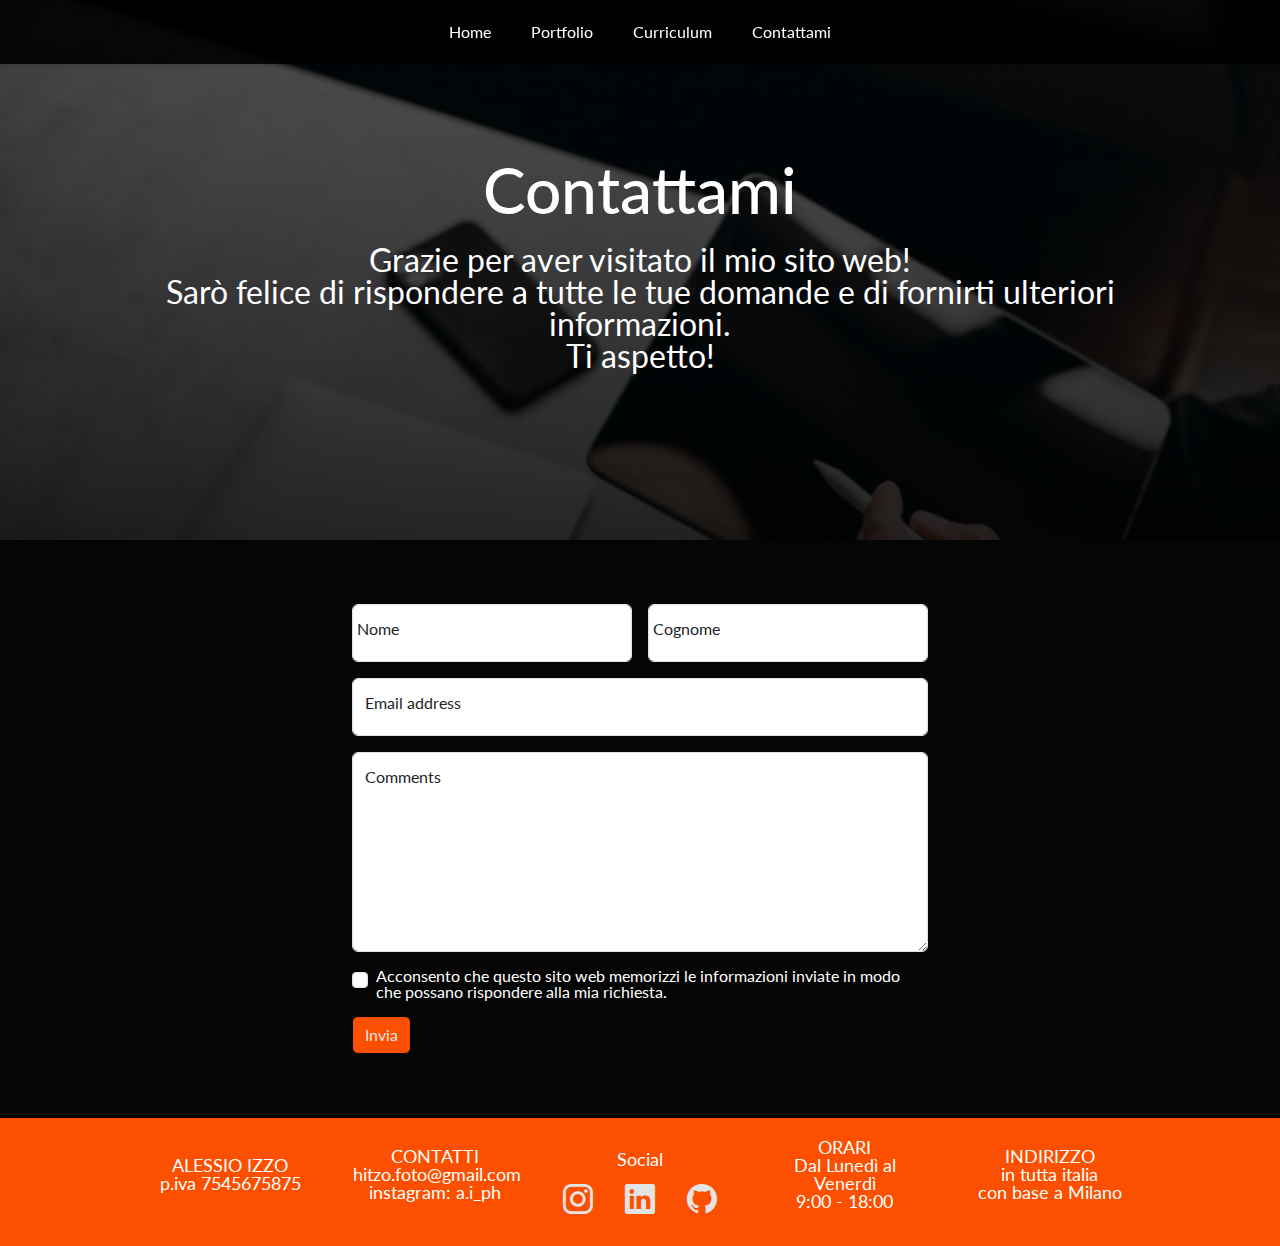
<file: contattami.html>
<!DOCTYPE html>
<html lang="en">
  <head>
    <meta charset="UTF-8">
    <meta name="viewport" content="width=device-width, initial-scale=1.0">
    <title>Contattami</title>
    <link rel="icon" href="assets/img/Favicon-logo-AI-16x16.png" sizes="16x16" type="image/png">
    <link rel="icon" href="assets/img/favicon-logo-AI-32x32.png" sizes="32x32" type="image/png">
    <link rel="icon" href="assets/img/favicon-logo-AI-48x48.png" sizes="48x48" type="image/png">

    <meta property="og:title" content="Portfolio Alessio Izzo" />
    <meta property="og:description" content="Alessio Izzo Fotografo - web developer" />
    <meta property="og:image" content="assets/img/logo-Alessio-Izzo" />
    <meta property="og:url" content="https://Alessiozzo.com/contattami" />
    <meta property="og:type" content="website"/>

    <link href="https://cdn.jsdelivr.net/npm/bootstrap@5.3.3/dist/css/bootstrap.min.css" rel="stylesheet" integrity="sha384-QWTKZyjpPEjISv5WaRU9OFeRpok6YctnYmDr5pNlyT2bRjXh0JMhjY6hW+ALEwIH" crossorigin="anonymous">
    <link rel="stylesheet" href="assets/sass/contattami/contattami-style.css">
    <link rel="preconnect" href="https://fonts.googleapis.com">
    <link rel="preconnect" href="https://fonts.gstatic.com" crossorigin>
    <link href="https://fonts.googleapis.com/css2?family=Lato:ital,wght@0,100;0,300;0,400;0,700;0,900;1,100;1,300;1,400;1,700;1,900&display=swap" rel="stylesheet">
    <link rel="stylesheet" href="https://cdn.jsdelivr.net/npm/bootstrap-icons@1.11.3/font/bootstrap-icons.min.css">
</head>
<body>
  <!--navbar --> 
  <header class="header">
    <a href="" class="header__logo" >AI </a>
    <input class="menu__btn" id="menu__btn" type="checkbox">
    <label for="menu__btn" class="menu__icon">
      <span class="nav__icon"></span>
    </label>
    <ul class="header__menu">
      <li > <a class="header__link" href="index.html">Home</a></li>
      <li > <a class="header__link" href="portfolio.html">Portfolio</a>  </li>
      <li > <a class="header__link" href="curriculum-vitae.html">Curriculum</a></li>
      <li > <a class="header__link" href="contattami.html">Contattami</a></li>
    </ul>
  </header>

<!--hero cover -->
  <div class="hero-cover">
      <div class="hero-cover__text">
        <h1>Contattami</h1>
        <p>Grazie per aver visitato il mio sito web! <br> 
          Sarò felice di rispondere a tutte le tue domande e di fornirti ulteriori informazioni. <br> Ti aspetto!</p>
      </div>
  </div>

<!--form -->
  <form class="form">
    <div class="form__text ">
      <div class="row g-3">
        <div class="col-6 form-floating mb-3">
          <input type="text" class="form-control" placeholder="Nome" aria-label="First name">
          <label for="First name" class="form-label">Nome</label>
        </div>
        <div class="col-6 form-floating">
          <input type="text" class="form-control" placeholder="Cognome" aria-label="Last name">
          <label for="last name" class="form-label">Cognome</label>
        </div>
      </div>
        <div class="mb-3 form-floating">
          <input type="email" class="form-control" id="exampleInputEmail1" placeholder="Email">
          <label for="exampleInputEmail1" class="form-label">Email address</label>
        </div>
  
        <div class="form-floating mb-3 ">
          <textarea class="form-control" placeholder="Leave a comment here" id="floatingTextarea" style="height: 200px;" ></textarea>
          <label for="floatingTextarea">Comments</label>
        </div>
      </div> 
    
      <div class="col-12">
        <div class="form-check mb-3">
          <input class="form-check-input" type="checkbox" value="" id="invalidCheck" required>
          <label class="form-check-label" for="invalidCheck">
            Acconsento che questo sito web memorizzi le informazioni inviate in modo che possano rispondere alla mia richiesta.
          </label>
          <div class="invalid-feedback">
            seleziona questa casella se intendi procedere
          </div>
        </div>
      </div>
      <div class="col-12">
        <button class="btn btn-primary" type="submit">Invia</button>
      </div>
    </form>

  
<!--footer -->
<footer class="footer grid">
    
  <div class="footer__text col-20">
    <p> ALESSIO IZZO <br> p.iva 7545675875 </p>
  </div>

  <div class="footer__text col-20">
    <p> CONTATTI <br> hitzo.foto@gmail.com <br> instagram: a.i_ph </p>
  </div>

  <div class="footer__text col-20">
    <p> Social</p>
    <div class="footer__icon__social" >
      <div class="social__icon">
        <a href="https://www.instagram.com/i.a_ph/"> <i class="bi bi-instagram "></i></a>
      </div>

      <div class="social__icon">
        <a href="https://www.linkedin.com/in/alessio-izzo-a59869208/"> <i class="bi bi-linkedin "></i> </a>
      </div>

      <div class="social__icon">
        <a href="https://github.com/Alessio-Izzo-7"> <i class="bi bi-github " ></i> </a>
      </div>
    </div>
  </div>

  <div class="footer__text col-20">
    <p> ORARI <br> Dal Lunedì al Venerdì <br> 9:00 - 18:00 </p>
  </div>

  <div class="footer__text col-20">
    <p> INDIRIZZO <br> in tutta italia <br> con base a Milano </p>
  </div>
</footer>

</body>
</html>
</file>
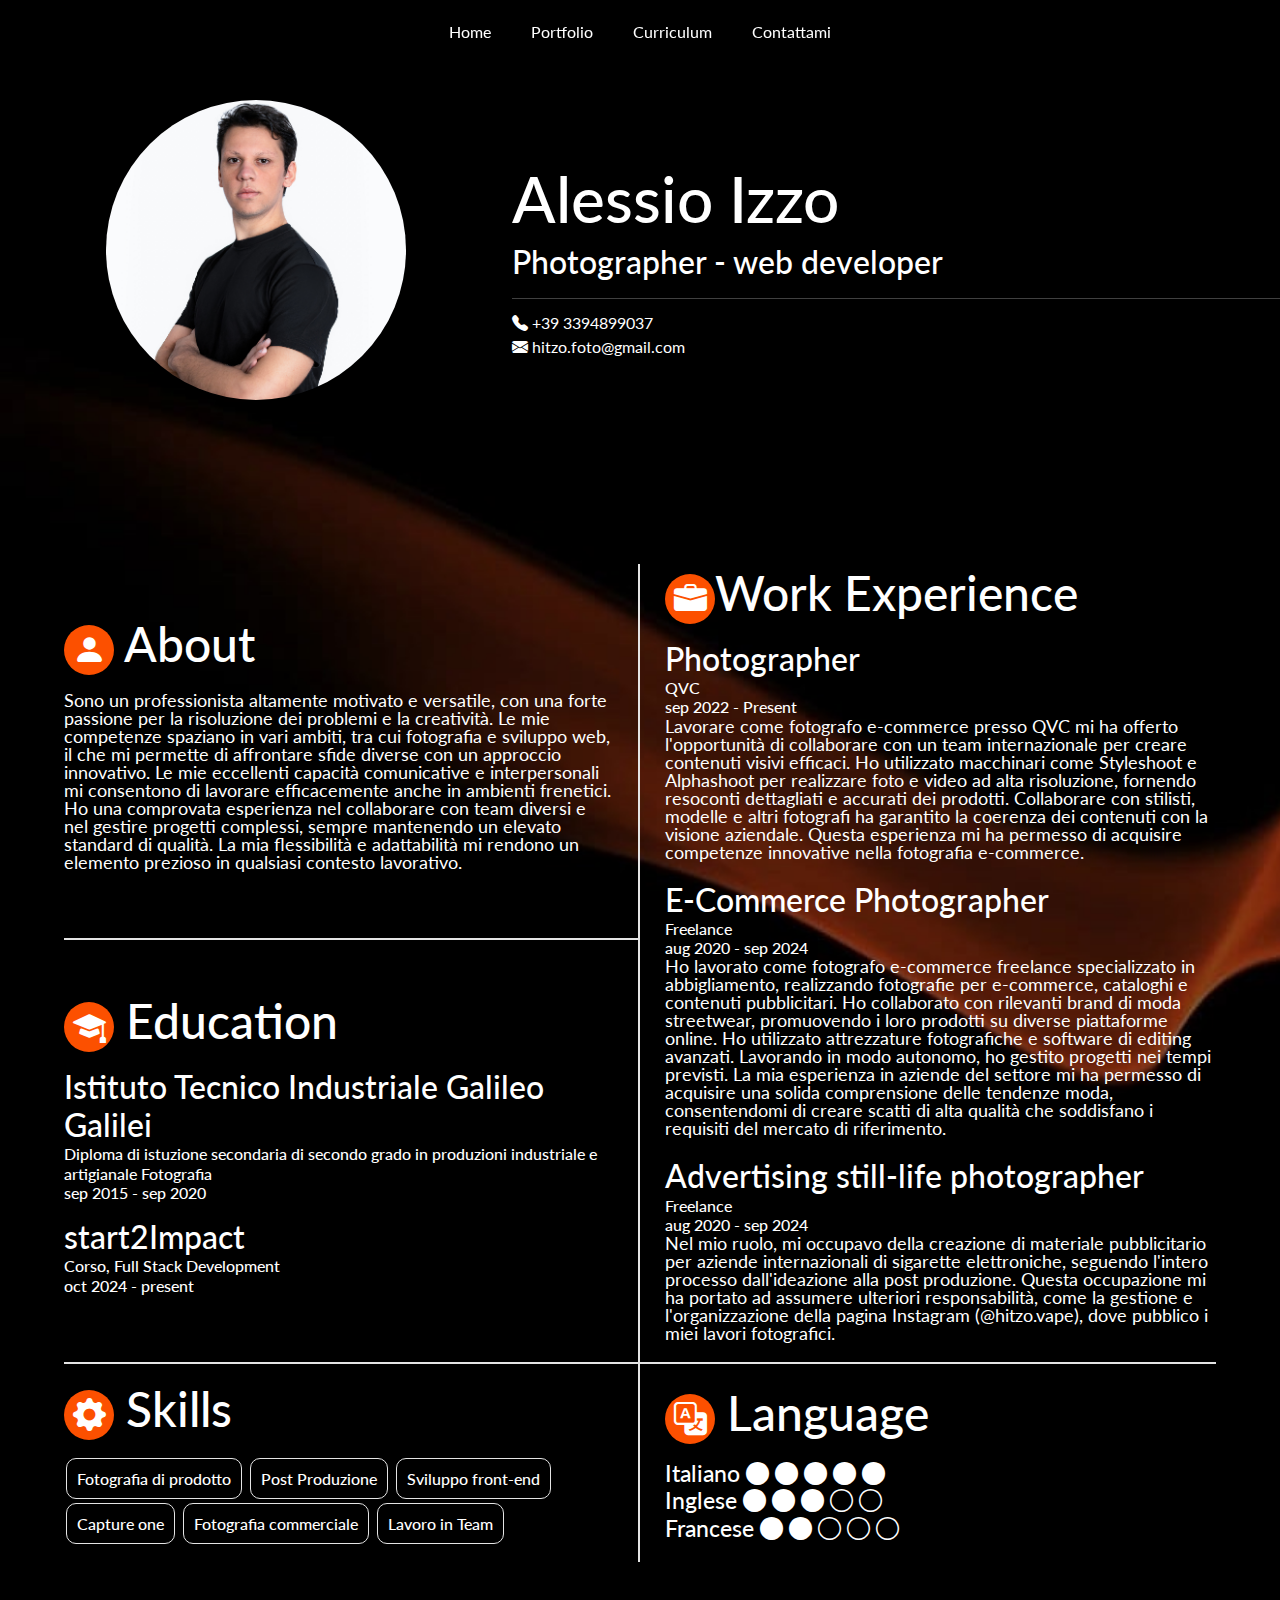
<file: curriculum-vitae.html>
<!DOCTYPE html>
<html lang="en">
<head>
    <meta charset="utf-8">
    <meta name="viewport" content="width=device-width, initial-scale=1">
    <title>Alessio Izzo</title>
    <link rel="icon" href="assets/img/Favicon-logo-AI-16x16.png" sizes="16x16" type="image/png">
    <link rel="icon" href="assets/img/favicon-logo-AI-32x32.png" sizes="32x32" type="image/png">
    <link rel="icon" href="assets/img/favicon-logo-AI-48x48.png" sizes="48x48" type="image/png">

    <meta property="og:title" content="Portfolio Alessio Izzo" />
    <meta property="og:description" content="Alessio Izzo Fotografo - web developer" />
    <meta property="og:image" content="assets/img/logo-Alessio-Izzo" />
    <meta property="og:url" content="https://Alessiozzo.com/Curriculum-vitae" />
    <meta property="og:type" content="website"/>

    <link href="https://cdn.jsdelivr.net/npm/bootstrap@5.3.3/dist/css/bootstrap.min.css" rel="stylesheet" integrity="sha384-QWTKZyjpPEjISv5WaRU9OFeRpok6YctnYmDr5pNlyT2bRjXh0JMhjY6hW+ALEwIH" crossorigin="anonymous">
    <link rel="stylesheet" href="assets/sass/curriculum-vitae/curriculum-style.css">
    <link rel="preconnect" href="https://fonts.googleapis.com">
  <link rel="preconnect" href="https://fonts.gstatic.com" crossorigin>
  <link href="https://fonts.googleapis.com/css2?family=Lato:ital,wght@0,100;0,300;0,400;0,700;0,900;1,100;1,300;1,400;1,700;1,900&display=swap" rel="stylesheet">
  <link rel="stylesheet" href="https://cdn.jsdelivr.net/npm/bootstrap-icons@1.11.3/font/bootstrap-icons.min.css">
</head>
<body>

  <!--navbar --> 
  <header class="header">
    <a href="" class="header__logo" >AI </a>
    <input class="menu__btn" id="menu__btn" type="checkbox">
    <label for="menu__btn" class="menu__icon">
      <span class="nav__icon"></span>
    </label>
    <ul class="header__menu">
      <li > <a class="header__link" href="index.html">Home</a></li>
      <li > <a class="header__link" href="portfolio.html">Portfolio</a></li>
      <li > <a class="header__link" href="curriculum-vitae.html">Curriculum</a></li>
      <li > <a class="header__link" href="contattami.html">Contattami</a></li>
    </ul>
  </header>

   <!--Name curriculum --> 
    <div class="name">
        <div class="name__img">
        </div>
        <div class="name__text">
            <h1>Alessio Izzo</h1>
            <h3>Photographer - web developer</h5>
            <hr>
            <span  id="phone"> <i class="bi bi-telephone-fill"></i>  +39 3394899037 </span>
            <span id="mail"> <i class="bi bi-envelope-fill"></i>  hitzo.foto@gmail.com </span>
        </div>
    </div>

     <!--infomation curriculum --> 
  <div class="information">

      <div class="abaut">
        <h2> <span class="information-icon"><i class="bi bi-person-fill"></i></span> About </h2>
        <p>Sono un professionista altamente motivato e versatile, con una forte passione per la risoluzione dei problemi e la creatività. Le mie competenze spaziano in vari ambiti, tra cui fotografia e sviluppo web, il che mi permette di affrontare sfide diverse con un approccio innovativo. Le mie eccellenti capacità comunicative e interpersonali mi consentono di lavorare efficacemente anche in ambienti frenetici. Ho una comprovata esperienza nel collaborare con team diversi e nel gestire progetti complessi, sempre mantenendo un elevato standard di qualità. La mia flessibilità e adattabilità mi rendono un elemento prezioso in qualsiasi contesto lavorativo.</p>
      </div>

      <div class="work-experience">
        <h2><span class="information-icon"><i class="bi bi-briefcase-fill"></i></span>Work Experience</h2>

        <h3>Photographer</h3>
        <h4>QVC <br> sep 2022 - Present </h4>
        <p>Lavorare come fotografo e-commerce presso QVC mi ha offerto l'opportunità di collaborare con un team internazionale per creare contenuti visivi efficaci. Ho utilizzato macchinari come Styleshoot e Alphashoot per realizzare foto e video ad alta risoluzione, fornendo resoconti dettagliati e accurati dei prodotti. Collaborare con stilisti, modelle e altri fotografi ha garantito la coerenza dei contenuti con la visione aziendale. Questa esperienza mi ha permesso di acquisire competenze innovative nella fotografia e-commerce.</p>

        <h3> E-Commerce Photographer</h3>
        <h4>Freelance <br> aug 2020 - sep 2024 </h4>
        <p>Ho lavorato come fotografo e-commerce freelance specializzato in abbigliamento, realizzando fotografie per e-commerce, cataloghi e contenuti pubblicitari. Ho collaborato con rilevanti brand di moda streetwear, promuovendo i loro prodotti su diverse piattaforme online. Ho utilizzato attrezzature fotografiche e software di editing avanzati. Lavorando in modo autonomo, ho gestito progetti nei tempi previsti. La mia esperienza in aziende del settore mi ha permesso di acquisire una solida comprensione delle tendenze moda, consentendomi di creare scatti di alta qualità che soddisfano i requisiti del mercato di riferimento.</p>

        <h3> Advertising still-life photographer</h3>
        <h4>Freelance <br> aug 2020 - sep 2024 </h4>
        <p>Nel mio ruolo, mi occupavo della creazione di materiale pubblicitario per aziende internazionali di sigarette elettroniche, seguendo l'intero processo dall'ideazione alla post produzione. Questa occupazione mi ha portato ad assumere ulteriori responsabilità, come la gestione e l'organizzazione della pagina Instagram (@hitzo.vape), dove pubblico i miei lavori fotografici.</p>
        
      </div>

    <div class="education">

        <h2> <span class="information-icon"> <i class="bi bi-mortarboard-fill"> </i></span></i> Education </h2>

        <h3> Istituto Tecnico Industriale Galileo Galilei</h3>
        <h4>Diploma di istuzione secondaria di secondo grado in produzioni industriale e artigianale Fotografia<br> sep 2015 - sep 2020 </h4>

        <h3> start2Impact</h3>
        <h4>Corso, Full Stack Development <br> oct 2024 - present </h4>
    
    </div>

      <div class="skills">
        <h2> <span class="information-icon"><i class="bi bi-gear-fill"></i></i></span> Skills </h2>

        <h4> Fotografia di prodotto </h4>
        <h4> Post Produzione </h4>
        <h4> Sviluppo front-end </h4>
        <h4> Capture one </h4>
        <h4> Fotografia commerciale </h4>
        <h4> Lavoro in Team </h4>
      </div>

      <div class="language">
        <h2> <span class="information-icon"><i class="bi bi-translate"></i></i></span> Language </h2>
        <h4>Italiano
          <i class="bi bi-circle-fill"></i>
          <i class="bi bi-circle-fill"></i>
          <i class="bi bi-circle-fill"></i>
          <i class="bi bi-circle-fill"></i>
          <i class="bi bi-circle-fill"></i>
        </h4>
        <h4>Inglese
          <i class="bi bi-circle-fill"></i>
          <i class="bi bi-circle-fill"></i>
          <i class="bi bi-circle-fill"></i>
          <i class="bi bi-circle"></i>
          <i class="bi bi-circle"></i>
        </h4>
        <h4>Francese
          <i class="bi bi-circle-fill"></i>
          <i class="bi bi-circle-fill"></i>
          <i class="bi bi-circle"></i>
          <i class="bi bi-circle"></i>
          <i class="bi bi-circle"></i>
        </h4>


      </div>
  </div>

</body>
</html>
</file>
<file: assets/sass/contattami/contattami-style.css>
/*utilities*/
.img-res {
  height: auto;
  width: 100%;
}

.pt-1 {
  padding-top: 10px;
}

.pt-2 {
  padding-top: 20px;
}

.pt-3 {
  padding-top: 60px;
}

.pb-1 {
  padding-bottom: 10px;
}

.pb-2 {
  padding-bottom: 20px;
}

.pb-3 {
  padding-bottom: 60px;
}

.grid {
  display: flex;
  padding: 0 10%;
  flex-wrap: wrap;
}

.col-50,
.col-33,
.col-60,
.col-40,
.col-20,
.col-25,
.col-100 {
  width: 100%;
}

@media (min-width: 768px) {
  .col-50 {
    width: 50%;
    padding: 5% 10px;
  }
  .col-33 {
    width: 33.33%;
    padding: 5% 10px;
  }
  .col-60 {
    width: 60%;
    padding: 5% 10px;
  }
  .col-40 {
    width: 40%;
    padding: 5% 10px;
  }
  .col-20 {
    width: 20%;
    padding: 5% 10px;
  }
  .col-25 {
    width: 25%;
    padding: 5% 10px;
  }
  .col-100 {
    width: 100%;
    padding: 5% 10px;
  }
  .reverse {
    flex-direction: row;
  }
}
.button {
  display: inline-block;
  background-color: #FC5000;
  color: #E4E4E4;
  padding: 15px 20px;
  border: 1px solid #050505;
}

.button:hover {
  background-color: #050505;
  color: #E4E4E4;
  border: 1px solid #FC5000;
  scale: 1.1;
}

/* Reset */
body, html {
  font-family: "Rubik", Arial, Helvetica, sans-serif;
  line-height: 1;
  font-size: 16px;
  box-sizing: border-box;
  margin: 0;
  padding: 0;
}

*, *:before, *:after {
  box-sizing: border-box;
}

h1, h2, h3, h4, h5, h6, p, ol, ul {
  margin: 0 0 1rem 0;
  padding: 0;
}

ol, ul {
  padding-left: 20px;
  line-height: 1.5;
}

img {
  height: auto;
}

h1 {
  font-size: 4rem;
}

h2 {
  font-size: 3rem;
}

h3 {
  font-size: 2rem;
}

h4 {
  font-size: 1rem;
}

h5 {
  font-size: 0.8rem;
}

h6 {
  font-size: 0.6rem;
}

a {
  text-decoration: none;
}

* {
  font-family: "Lato";
}

p {
  font-size: 18px;
  color: #fff;
}

body {
  background-color: #050505;
}

/* navbar */
.header {
  color: #E4E4E4;
  background-color: rgba(0, 0, 0, 0.9);
  box-shadow: 1px 1px 4px 0 rgba(0, 0, 0, 0.1);
  position: fixed;
  width: 100%;
  z-index: 100;
}
.header .header__logo {
  display: none;
}
.header ul {
  margin: 0;
  padding: 0;
  list-style: none;
  overflow: hidden;
}
.header ul .header__link {
  color: #fff;
  display: block;
  padding: 20px;
  text-decoration: none;
}
.header ul .header__link a {
  color: #fff;
  text-decoration: none;
}
.header ul .header__link:visited {
  color: #fff;
  text-decoration: none;
}
.header .header__logo {
  display: none;
  font-size: 25px;
  padding: 10px 20px;
}
.header .header__menu {
  clear: both;
  max-height: 0;
  transition: max-height 0.2s ease-out;
}
.header .menu__icon {
  padding: 28px 20px;
  position: relative;
  float: right;
}
.header .menu__icon .nav__icon {
  background-color: #E4E4E4;
  display: block;
  width: 18px;
  height: 2px;
  position: relative;
}
.header .menu__icon .nav__icon::before {
  background-color: #E4E4E4;
  content: "";
  display: block;
  width: 100%;
  height: 100%;
  transition: all 0.2s ease-out;
  position: absolute;
  top: 5px;
}
.header .menu__icon .nav__icon::after {
  background-color: #E4E4E4;
  content: "";
  display: block;
  width: 100%;
  height: 100%;
  transition: all 0.2s ease-out;
  position: absolute;
  top: -5px;
}
.header .menu__btn {
  display: none;
}
.header .menu__btn:checked ~ .header__menu {
  max-height: 300px;
}
.header .menu__btn:checked ~ .menu__icon .nav__icon {
  background-color: transparent;
}
.header .menu__btn:checked ~ .menu__icon .nav__icon::before {
  transform: rotate(-45deg);
  top: 0;
}
.header .menu__btn:checked ~ .menu__icon .nav__icon::after {
  transform: rotate(45deg);
  top: 0;
}

/* navbar hover */
.header__link:hover {
  background-color: #FC5000;
}

/* hero cover */
.hero-cover {
  height: 60vh;
  width: 100%;
  display: flex;
  justify-content: center;
  align-items: center;
  /* background: linear-gradient( 0 deg, rgba(100,0,0,0,0.1) 0%, rgba(0,0,0,0,1)), url(../../img/contattami-alessio-izzo.jpg); */
  background-image: linear-gradient(to top, rgb(0, 0, 0), rgba(0, 0, 0, 0.6)), url("../../img/contattami-alessio-izzo.jpg");
  background-attachment: fixed;
  background-size: cover;
}
.hero-cover .hero-cover__text {
  text-align: center;
  max-width: 1500px;
  padding: 10%;
  color: #fff;
}
.hero-cover .hero-cover__text p {
  font-size: 2rem;
}

/* form */
.form {
  padding-top: 5%;
  padding-bottom: 5%;
  width: 90%;
  margin: auto;
}
.form .form-check-label {
  color: #fff;
}
.form .btn {
  background-color: #FC5000;
  color: #E4E4E4;
  border: 1px solid #050505;
}
.form .btn:hover {
  background-color: #050505;
  color: #E4E4E4;
  border: 1px solid #FC5000;
}

/* footer */
.footer {
  width: 100% !important;
  background-color: #FC5000;
  display: flex;
  justify-content: center;
  align-items: center;
  text-align: center;
}
.footer .footer__text {
  padding: 20px;
}
.footer .footer__icon__social {
  display: grid;
  grid-template-columns: 1fr 1fr 1fr;
  gap: 20px;
}
.footer .footer__icon__social .social__icon .bi {
  font-size: 30px;
  color: #E4E4E4;
}
.footer .footer__icon__social .social__icon .bi:hover {
  color: #050505;
}

/* responsive */
@media (min-width: 768px) {
  .header li {
    float: left;
  }
  .header li a {
    margin: 0;
    padding: 0px;
  }
  .header .header__menu {
    display: flex;
    justify-content: center;
    align-items: center;
    text-align: center;
    clear: none;
    max-height: 300px;
  }
  .header .menu__icon {
    display: none;
  }
  .form {
    padding-top: 5%;
    padding-bottom: 5%;
    width: 45%;
    margin: auto;
  }
}/*# sourceMappingURL=contattami-style.css.map */
</file>
<file: assets/sass/curriculum-vitae/curriculum-style.css>
/*utilities*/
.img-res {
  height: auto;
  width: 100%;
}

.pt-1 {
  padding-top: 10px;
}

.pt-2 {
  padding-top: 20px;
}

.pt-3 {
  padding-top: 60px;
}

.pb-1 {
  padding-bottom: 10px;
}

.pb-2 {
  padding-bottom: 20px;
}

.pb-3 {
  padding-bottom: 60px;
}

.grid {
  display: flex;
  padding: 0 10%;
  flex-wrap: wrap;
}

.col-50,
.col-33,
.col-60,
.col-40,
.col-20,
.col-25,
.col-100 {
  width: 100%;
}

@media (min-width: 768px) {
  .col-50 {
    width: 50%;
    padding: 5% 10px;
  }
  .col-33 {
    width: 33.33%;
    padding: 5% 10px;
  }
  .col-60 {
    width: 60%;
    padding: 5% 10px;
  }
  .col-40 {
    width: 40%;
    padding: 5% 10px;
  }
  .col-20 {
    width: 20%;
    padding: 5% 10px;
  }
  .col-25 {
    width: 25%;
    padding: 5% 10px;
  }
  .col-100 {
    width: 100%;
    padding: 5% 10px;
  }
  .reverse {
    flex-direction: row;
  }
}
.button {
  display: inline-block;
  background-color: #FC5000;
  color: #E4E4E4;
  padding: 15px 20px;
  border: 1px solid #050505;
}

.button:hover {
  background-color: #050505;
  color: #E4E4E4;
  border: 1px solid #FC5000;
  scale: 1.1;
}

/* Reset */
body, html {
  font-family: "Rubik", Arial, Helvetica, sans-serif;
  line-height: 1;
  font-size: 16px;
  box-sizing: border-box;
  margin: 0;
  padding: 0;
}

*, *:before, *:after {
  box-sizing: border-box;
}

h1, h2, h3, h4, h5, h6, p, ol, ul {
  margin: 0 0 1rem 0;
  padding: 0;
}

ol, ul {
  padding-left: 20px;
  line-height: 1.5;
}

img {
  height: auto;
}

h1 {
  font-size: 4rem;
}

h2 {
  font-size: 3rem;
}

h3 {
  font-size: 2rem;
}

h4 {
  font-size: 1rem;
}

h5 {
  font-size: 0.8rem;
}

h6 {
  font-size: 0.6rem;
}

a {
  text-decoration: none;
}

* {
  font-family: "Lato";
  color: white;
}

p {
  font-size: 18px;
}

body {
  background-image: url(../../img/sfondo-curriculum-Alessio-Izzo.jpg);
  background-repeat: no-repeat;
  background-size: cover;
}

/* navbar */
.header {
  color: #E4E4E4;
  background-color: rgb(0, 0, 0);
  box-shadow: 1px 1px 4px 0 rgba(0, 0, 0, 0.1);
  position: fixed;
  width: 100%;
  z-index: 100;
}
.header ul {
  margin: 0;
  padding: 0;
  list-style: none;
  overflow: hidden;
}
.header ul .header__link {
  color: #fff;
  display: block;
  padding: 20px;
  text-decoration: none;
}
.header ul .header__link a {
  color: #fff;
  text-decoration: none;
}
.header ul .header__link:visited {
  color: #fff;
  text-decoration: none;
}
.header .header__logo {
  display: none;
  font-size: 25px;
  padding: 10px 20px;
}
.header .header__menu {
  clear: both;
  max-height: 0;
  transition: max-height 0.2s ease-out;
}
.header .menu__icon {
  padding: 28px 20px;
  position: relative;
  float: right;
}
.header .menu__icon .nav__icon {
  background-color: #E4E4E4;
  display: block;
  width: 18px;
  height: 2px;
  position: relative;
}
.header .menu__icon .nav__icon::before {
  background-color: #E4E4E4;
  content: "";
  display: block;
  width: 100%;
  height: 100%;
  transition: all 0.2s ease-out;
  position: absolute;
  top: 5px;
}
.header .menu__icon .nav__icon::after {
  background-color: #E4E4E4;
  content: "";
  display: block;
  width: 100%;
  height: 100%;
  transition: all 0.2s ease-out;
  position: absolute;
  top: -5px;
}
.header .menu__btn {
  display: none;
}
.header .menu__btn:checked ~ .header__menu {
  max-height: 300px;
}
.header .menu__btn:checked ~ .menu__icon .nav__icon {
  background-color: transparent;
}
.header .menu__btn:checked ~ .menu__icon .nav__icon::before {
  transform: rotate(-45deg);
  top: 0;
}
.header .menu__btn:checked ~ .menu__icon .nav__icon::after {
  transform: rotate(45deg);
  top: 0;
}

/* navbar hover */
.header__link:hover {
  background-color: #FC5000;
}

/* Name curriculum */
.name {
  margin-top: 5%;
  height: 500px;
  display: grid;
  grid-template-columns: 1fr;
  grid-template-rows: 2;
  margin: auto 5%;
  padding-top: 80px;
  margin-bottom: 80px;
}
.name .name__img {
  width: 300px;
  height: 300px;
  grid-column: 1;
  grid-row: 1;
  background-color: red;
  border-radius: 50%;
  background-image: url(../../img/Chi-Sono-Alessio-Izzo.jpg);
  background-position: center;
  background-size: cover;
  margin: auto;
}
.name .name__text {
  grid-column: 1;
  grid-row: 2;
  place-items: center;
}
.name .name__text h1 {
  font-size: 3rem;
  margin-top: 16px;
  margin-bottom: 5px;
}
.name .name__text h3 {
  font-size: 1.5rem;
  margin-top: 0px;
  margin-bottom: 8px;
}
.name .name__text hr {
  display: none;
}
.name .name__text #phone {
  display: block;
  margin-bottom: 8px;
}

/* information curriculum */
.information {
  width: 100%;
  display: grid;
  grid-template-columns: 1fr;
  grid-template-rows: repeat(6 50vh);
  padding: 5%;
}
.information .abaut {
  grid-column: 1;
  grid-row: 1;
  border-right: 0;
  border-bottom: 2px solid #E4E4E4;
  padding-left: 0;
}
.information .work-experience {
  grid-column: 1;
  grid-row: 2/4;
  border-bottom: 2px solid #E4E4E4;
}
.information .education {
  grid-column: 1;
  grid-row: 4;
  border-right: 0;
  border-bottom: 2px solid #E4E4E4;
}
.information .education h4 {
  margin-bottom: 16px;
}
.information .skills {
  padding-top: 16px;
  padding-bottom: 16px;
  grid-column: 1;
  grid-row: 5;
  border-bottom: 2px solid #E4E4E4;
}
.information .skills h4 {
  display: inline-block;
  border: 1.5px solid #E4E4E4;
  border-radius: 10px;
  padding: 10px;
  margin: 2px;
}
.information .language {
  grid-column: 1;
  grid-row: 6;
  padding: 10px;
}
.information h3, .information h4, .information h5 {
  margin: 0;
}
.information .information-icon {
  background-color: #FC5000;
  border-radius: 50%;
  width: 50px;
  height: 50px;
  margin: 0;
  display: inline-flex;
  align-items: center;
  justify-content: center;
}
.information .information-icon .bi {
  font-size: 33px;
}

/* responsive */
@media (min-width: 768px) {
  .header {
    background-color: rgba(0, 0, 0, 0.9);
  }
  .header li {
    float: left;
  }
  .header li a {
    margin: 0;
    padding: 0px;
  }
  .header .header__menu {
    display: flex;
    justify-content: center;
    align-items: center;
    text-align: center;
    clear: none;
    max-height: 300px;
  }
  .header .menu__icon {
    display: none;
  }
  .name {
    grid-template-columns: 2fr 3fr;
    grid-template-rows: 1;
    padding: 0;
    margin: 0;
  }
  .name .name__text {
    grid-column: 2;
    grid-row: 1;
    place-items: unset;
    margin: auto 0px;
  }
  .name .name__text h1 {
    font-size: 4rem;
  }
  .name .name__text h3 {
    font-size: 2rem;
  }
  .name .name__text hr {
    display: block;
  }
  .information {
    width: 100%;
    display: grid;
    grid-template-columns: 1fr 1fr;
    grid-template-rows: repeat(3 1fr);
  }
  .information .abaut {
    grid-column: 1;
    grid-row: 1;
    border-right: 2px solid #E4E4E4;
    border-bottom: 2px solid #E4E4E4;
    padding-right: 25px;
    place-content: center;
  }
  .information .work-experience {
    grid-column: 2;
    grid-row: 1/3;
    border-bottom: 2px solid #E4E4E4;
    padding-left: 25px;
  }
  .information .work-experience p {
    margin-bottom: 20px;
  }
  .information .education {
    grid-column: 1;
    grid-row: 2;
    border-right: 2px solid #E4E4E4;
    border-bottom: 2px solid #E4E4E4;
    padding-right: 25px;
    place-content: center;
  }
  .information .skills {
    grid-column: 1;
    grid-row: 3;
    border-right: 2px solid #E4E4E4;
    border-bottom: 0px;
    padding-right: 25px;
    place-content: center;
  }
  .information .language {
    grid-column: 2;
    grid-row: 3;
    padding-left: 25px;
    place-content: center;
  }
  .information .language h4 {
    font-size: 23px;
  }
}
@media (min-width: 1440px) {
  h1, h2, h3, h4, h5, h6, p {
    font-size: 25px;
  }
  h1 {
    font-size: 4rem;
  }
  h2 {
    font-size: 3rem;
  }
  h3 {
    font-size: 2rem;
  }
  h4 {
    font-size: 1.2rem;
  }
  h5 {
    font-size: 0.8rem;
  }
  h6 {
    font-size: 0.6rem;
  }
}/*# sourceMappingURL=curriculum-style.css.map */
</file>
